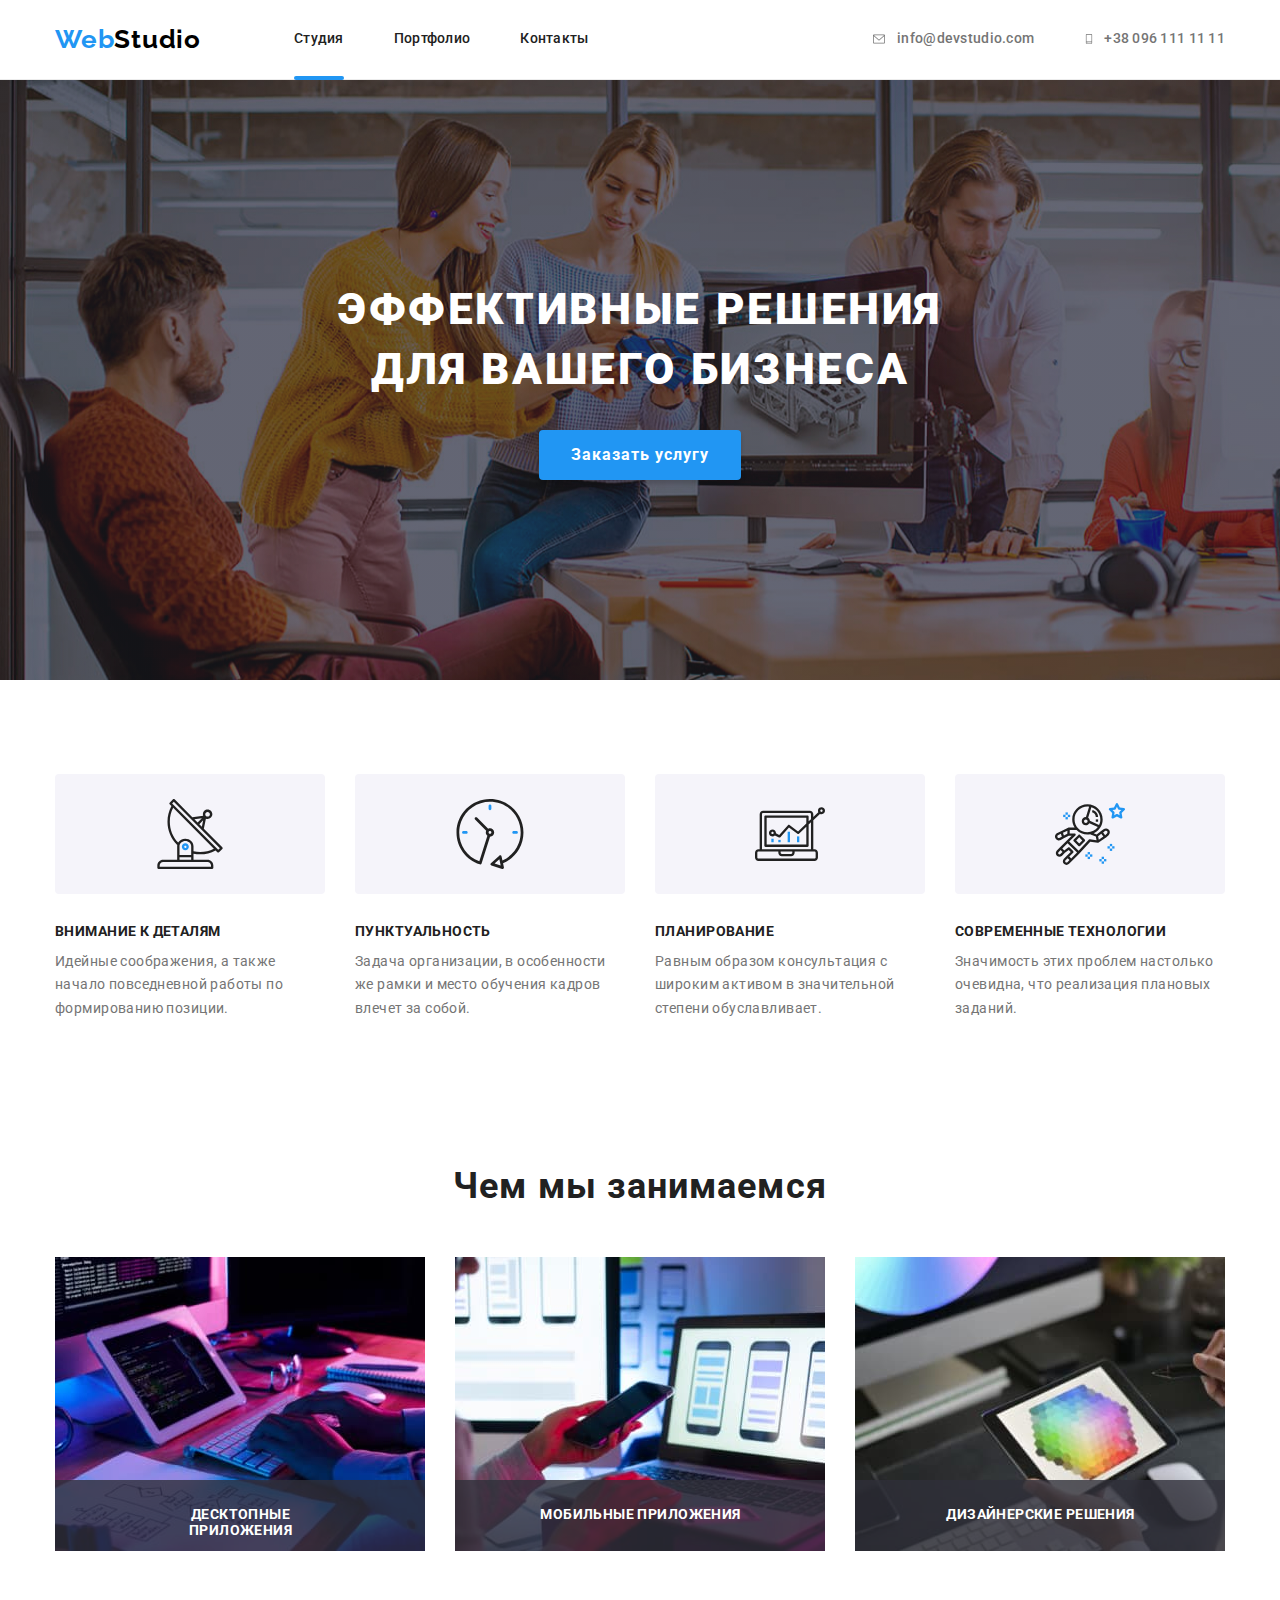
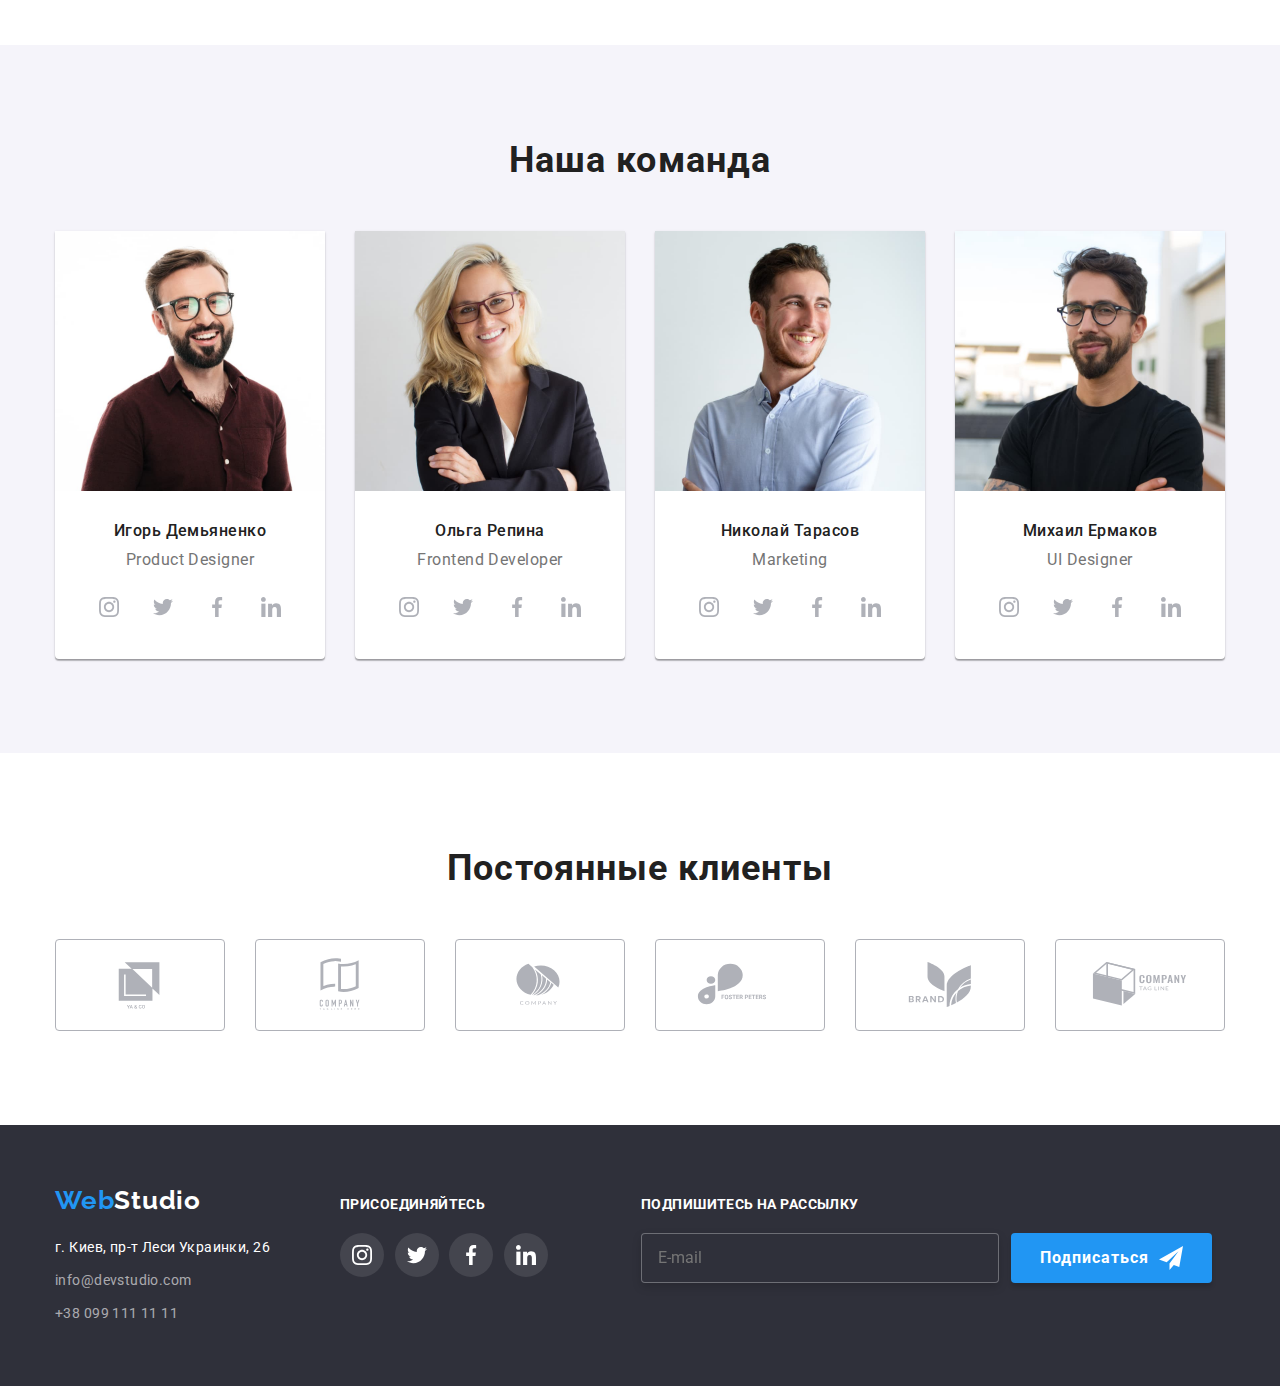
<file: index.html>
<!DOCTYPE html>
<html lang="ru">
<head>
    <meta charset="UTF-8">
    <meta http-equiv="X-UA-Compatible" content="IE=edge">
    <meta name="viewport" content="width=device-width, initial-scale=1.0">
    <title lang="en">WebStudio</title>
    <link rel="preconnect" href="https://fonts.googleapis.com">
    <link rel="preconnect" href="https://fonts.gstatic.com" crossorigin>
    <link href="https://fonts.googleapis.com/css2?family=Raleway:wght@700&family=Roboto:wght@400;500;700;900&display=swap"
        rel="stylesheet">
    <link rel="stylesheet" href="https://cdn.jsdelivr.net/npm/modern-normalize@1.1.0/modern-normalize.min.css">
    <link rel="stylesheet" href="./css/main.min.css"> <!-- Новый CSS -->
</head>
<body>
    <!-- Topline -->
    <header class="page-header">
        <div class="container page-header-container">
        <nav class="page-nav-header">
        <a class="logo link" href="">Web<span class="logo-color-b">Studio</span></a>
        <ul class="menu list">
            <li class="menu-item">
                <a class="menu-link current link" href="./index.html">Студия</a>
            </li>
            <li class="menu-item">
                <a class="menu-link link" href="./portfolio.html">Портфолио</a>
            </li>
            <li class="menu-item">
                <a class="menu-link link" href="#footer">Контакты</a>
            </li>
        </ul>
        </nav>
        <ul class="menu-contact list">
            <li class="menu-contact-item">    
        <a class="contact-mail link" href="mailto:info@devstudio.com">
            <svg class="email-icon" width="16" height="12">
                <use href="./img/icons/sprite.svg#icon-envelope"></use>
            </svg>
            info@devstudio.com</a>
            </li>
            <li class="menu-contact-item">    
        <a class="contact-phone link" href="tel:+380961111111">
            <svg class="phone-icon" width="10" height="16">
                <use href="./img/icons/sprite.svg#icon-smartphone"></use>
            </svg>
            +38 096 111 11 11</a>
            </li>
        </ul>
        </div>
    </header>
    <!-- /TopLine -->
    <main class="main-page">
        <!-- Hero -->
        <section class="hero">
            <div class="container">
            <h1 class="hero-title">Эффективные решения для вашего бизнеса</h1>
            <button class="modal-button" type="button" data-modal-open>Заказать услугу</button>
            </div>
        </section>
        <!-- /Hero -->
        <!-- Advantage -->
        <section class="advantage">
            <div class="container">
            <h2 hidden>Advantage</h2>
            <ul class="advantage-list">
                    <li class="advantage-item list">
                        <div class="advantage-container-icon">
                        <svg class="advantage-icon" width="70" height="70">
                            <use href="./img/icons/sprite.svg#icon-antenna"></use>
                        </svg>
                        </div>
                        <div class="advanrage-item-label">
                        <h3 class="advantage-title">Внимание к деталям</h3>
                        <p class="advantage-text">
                            Идейные соображения, а также начало повседневной работы по формированию позиции.
                        </p>
                        </div>
                    </li>
                    <li class="advantage-item list">
                        <div class="advantage-container-icon">
                        <svg class="advantage-icon" width="70" height="70">
                            <use href="./img/icons/sprite.svg#icon-clock"></use>
                        </svg>
                        </div>
                        <h3 class="advantage-title">Пунктуальность</h3>
                        <p class="advantage-text">
                            Задача организации, в особенности же рамки и место обучения кадров влечет за собой.
                        </p>
                    </li>
                    <li class="advantage-item list">
                        <div class="advantage-container-icon">
                        <svg class="advantage-icon" width="70" height="70">
                            <use href="./img/icons/sprite.svg#icon-diagram"></use>
                        </svg>
                        </div>
                        <h3 class="advantage-title">Планирование</h3>
                        <p class="advantage-text">
                            Равным образом консультация с широким активом в значительной степени обуславливает.
                        </p>
                    </li>
                    <li class="advantage-item list">
                        <div class="advantage-container-icon">
                        <svg class="advantage-icon" width="70" height="70">
                            <use href="./img/icons/sprite.svg#icon-astronaut"></use>
                        </svg>
                        </div>
                        <h3 class="advantage-title">Современные технологии</h3>
                        <p class="advantage-text">
                            Значимость этих проблем настолько очевидна, что реализация плановых заданий.
                        </p>
                    </li>
            </ul>
            </div>
        </section>
        <!-- /Advantage -->
        <!-- Occupation -->
        <section class="occupation">
            <div class="container">
            <h2 class="occupation-title">Чем мы занимаемся</h2>
            <ul class="occupation-list">
                <li class="occupation-item list">
                    <img class="occupation-img"
                    src="./img/occupation/photo-1.jpg" 
                    alt="фото гаджетов"
                    width="370"
                    height="294"
                    />
                    <p class="occupation-description">Десктопные приложения</p>
                </li>
                <li class="occupation-item list">
                    <img class="occupation-img"
                    src="./img/occupation/photo-2.jpg" 
                    alt="фото гаджетов"
                    width="370"
                    height="294"
                    />
                    <p class="occupation-description">Мобильные приложения</p>
                </li>
                <li class="occupation-item list">
                    <img class="occupation-img"
                    src="./img/occupation/photo-3.jpg" 
                    alt="фото гаджетов"
                    width="370"
                    height="294"
                    />
                    <p class="occupation-description">Дизайнерские решения</p>
                </li>
            </ul>
            </div>
        </section>
        <!-- /Occupation -->
        <!-- Team -->
        <section class="team">
            <div class="container">
            <h2 class="team-title">Наша команда</h2>
            <ul class="team-list">
                <li class="team-item list">
                    <img class="team-img"
                    src="./img/employees/photo-igor.jpg" 
                    alt="фото сотрудника" 
                    width="270" 
                    height="260"
                    />
                    <div class="team-card-name">
                    <h3 class="team-name">Игорь Демьяненко</h3>
                    <p lang="en" class="team-speciality">Product Designer</p>
                    <ul class="social-list list">
                        <li class="social-list-item">
                            <a href="" class="social-list-link">
                                <svg class="social-list-icon" width="20" height="20">
                                    <use href="./img/icons/sprite.svg#icon-instagram"></use>
                                </svg>
                            </a>
                        </li>
                        <li class="social-list-item">
                            <a href="" class="social-list-link">
                                <svg class="social-list-icon" width="20" height="20">
                                    <use href="./img/icons/sprite.svg#icon-twitter"></use>
                                </svg>
                            </a>
                        </li>
                        <li class="social-list-item">
                            <a href="" class="social-list-link">
                                <svg class="social-list-icon" width="20" height="20">
                                    <use href="./img/icons/sprite.svg#icon-facebook"></use>
                                </svg>
                            </a>
                        </li>
                        <li class="social-list-item">
                            <a href="" class="social-list-link">
                                <svg class="social-list-icon" width="20" height="20">
                                    <use href="./img/icons/sprite.svg#icon-linkedin"></use>
                                </svg>
                            </a>
                        </li>
                    </ul>                    
                    </div>
                </li>
                <li class="team-item list">
                    <img class="team-img"
                    src="./img/employees/photo-olga.jpg" 
                    alt="фото сотрудника" 
                    width="270" 
                    height="260" 
                    />
                    <div class="team-card-name">
                    <h3 class="team-name">Ольга Репина</h3>
                    <p lang="en" class="team-speciality">Frontend Developer</p>
                    <ul class="social-list list">
                        <li class="social-list-item">
                            <a href="" class="social-list-link">
                                <svg class="social-list-icon" width="20" height="20">
                                    <use href="./img/icons/sprite.svg#icon-instagram"></use>
                                </svg>
                            </a>
                        </li>
                        <li class="social-list-item">
                            <a href="" class="social-list-link">
                                <svg class="social-list-icon" width="20" height="20">
                                    <use href="./img/icons/sprite.svg#icon-twitter"></use>
                                </svg>
                            </a>
                        </li>
                        <li class="social-list-item">
                            <a href="" class="social-list-link">
                                <svg class="social-list-icon" width="20" height="20">
                                    <use href="./img/icons/sprite.svg#icon-facebook"></use>
                                </svg>
                            </a>
                        </li>
                        <li class="social-list-item">
                            <a href="" class="social-list-link">
                                <svg class="social-list-icon" width="20" height="20">
                                    <use href="./img/icons/sprite.svg#icon-linkedin"></use>
                                </svg>
                            </a>
                        </li>
                    </ul>
                    </div>
                </li>
                <li class="team-item list">
                    <img class="team-img"
                    src="./img/employees/photo-nikolay.jpg" 
                    alt="фото сотрудника" 
                    width="270" 
                    height="260" 
                    />
                    <div class="team-card-name">
                    <h3 class="team-name">Николай Тарасов</h3>
                    <p lang="en" class="team-speciality">Marketing</p>
                    <ul class="social-list list">
                        <li class="social-list-item">
                            <a href="" class="social-list-link">
                                <svg class="social-list-icon" width="20" height="20">
                                    <use href="./img/icons/sprite.svg#icon-instagram"></use>
                                </svg>
                            </a>
                        </li>
                        <li class="social-list-item">
                            <a href="" class="social-list-link">
                                <svg class="social-list-icon" width="20" height="20">
                                    <use href="./img/icons/sprite.svg#icon-twitter"></use>
                                </svg>
                            </a>
                        </li>
                        <li class="social-list-item">
                            <a href="" class="social-list-link">
                                <svg class="social-list-icon" width="20" height="20">
                                    <use href="./img/icons/sprite.svg#icon-facebook"></use>
                                </svg>
                            </a>
                        </li>
                        <li class="social-list-item">
                            <a href="" class="social-list-link">
                                <svg class="social-list-icon" width="20" height="20">
                                    <use href="./img/icons/sprite.svg#icon-linkedin"></use>
                                </svg>
                            </a>
                        </li>
                    </ul>
                    </div>
                </li>
                <li class="team-item list">
                    <img class="team-img"
                    src="./img/employees/photo-mikhail.jpg" 
                    alt="фото сотрудника" 
                    width="270" 
                    height="260" 
                    />
                    <div class="team-card-name">
                    <h3 class="team-name">Михаил Ермаков</h3>
                    <p lang="en" class="team-speciality">UI Designer</p>
                    <ul class="social-list list">
                        <li class="social-list-item">
                            <a href="" class="social-list-link">
                                <svg class="social-list-icon" width="20" height="20">
                                    <use href="./img/icons/sprite.svg#icon-instagram"></use>
                                </svg>
                            </a>
                        </li>
                        <li class="social-list-item">
                            <a href="" class="social-list-link">
                                <svg class="social-list-icon" width="20" height="20">
                                    <use href="./img/icons/sprite.svg#icon-twitter"></use>
                                </svg>
                            </a>
                        </li>
                        <li class="social-list-item">
                            <a href="" class="social-list-link">
                                <svg class="social-list-icon" width="20" height="20">
                                    <use href="./img/icons/sprite.svg#icon-facebook"></use>
                                </svg>
                            </a>
                        </li>
                        <li class="social-list-item">
                            <a href="" class="social-list-link">
                                <svg class="social-list-icon" width="20" height="20">
                                    <use href="./img/icons/sprite.svg#icon-linkedin"></use>
                                </svg>
                            </a>
                        </li>
                    </ul>
                    </div>
                </li>
            </ul>
            </div>
        </section>
        <!-- /Team -->
    </main> 
    <!-- Clients -->
    <section class="client">
        <div class="container">
            <h2 class="client-title">Постоянные клиенты</h2>
            <ul class="client-list list">
                <li class="client-list-item">
                    <a href="" class="client-list-link">
                        <svg class="client-list-icon" width="106" height="60">
                            <use href="./img/icons/sprite.svg#icon-client-1"></use>
                        </svg>
                    </a>
                </li>
                <li class="client-list-item">
                    <a href="" class="client-list-link">
                        <svg class="client-list-icon" width="106" height="60">
                            <use href="./img/icons/sprite.svg#icon-client-2"></use>
                        </svg>
                    </a>
                </li>
                <li class="client-list-item">
                    <a href="" class="client-list-link">
                        <svg class="client-list-icon" width="106" height="60">
                            <use href="./img/icons/sprite.svg#icon-client-3"></use>
                        </svg>
                    </a>
                </li>
                <li class="client-list-item">
                    <a href="" class="client-list-link">
                        <svg class="client-list-icon" width="106" height="60">
                            <use href="./img/icons/sprite.svg#icon-client-4"></use>
                        </svg>
                    </a>
                </li>
                <li class="client-list-item">
                    <a href="" class="client-list-link">
                        <svg class="client-list-icon" width="106" height="60">
                            <use href="./img/icons/sprite.svg#icon-client-5"></use>
                        </svg>
                    </a>
                </li>
                <li class="client-list-item">
                    <a href="" class="client-list-link">
                        <svg class="client-list-icon" width="106" height="60">
                            <use href="./img/icons/sprite.svg#icon-client-6"></use>
                        </svg>
                    </a>
                </li>
            </ul>
        </div>
    </section>
    <!-- /Clients -->
    <!-- Basement -->
    <footer class="basement" id="footer">
        <div class="container basement__main">
        <div class="basement__container">
        <a class="basement__logo link" href="index.html">Web<span class="logo-color-w">Studio</span></a>
        <address class="adress__link">
            <ul class="basement__list">
                <li class="basement__item list">
                    <a class="basement__adress link" 
                    href="https://goo.gl/maps/5LEuU3C4eVdGZg488" 
                    target="_blank" 
                    rel="noopener noreferrer">г. Киев, пр-т Леси Украинки, 26</a
                    >
                </li>
                <li class="basement__item list">
                    <a class="basement__contact-mail link" href="mailto:info@devstudio.com">info@devstudio.com</a>
                </li>
                <li class="basement__item list">
                    <a class="basement__contact-phone link" href="tel:+380991111111">+38 099 111 11 11</a>
                </li>
            </ul>
        </address>
        </div>
        <div class="basement-social">
            <p class="basement-invitation">ПРИСОЕДИНЯЙТЕСЬ</p>
            <ul class="basement-social-list list">
                <li class="basement-social-item">
                    <a href="" class="basement-social-link">
                        <svg class="basement-social-icon" width="20" height="20">
                            <use href="./img/icons/sprite.svg#icon-instagram"></use>
                        </svg>
                    </a>
                </li>
                <li class="basement-social-item">
                    <a href="" class="basement-social-link">
                        <svg class="basement-social-icon" width="20" height="20">
                            <use href="./img/icons/sprite.svg#icon-twitter"></use>
                        </svg>
                    </a>
                </li>
                <li class="basement-social-item">
                    <a href="" class="basement-social-link">
                        <svg class="basement-social-icon" width="20" height="20">
                            <use href="./img/icons/sprite.svg#icon-facebook"></use>
                        </svg>
                    </a>
                </li>
                <li class="basement-social-item">
                    <a href="" class="basement-social-link">
                        <svg class="basement-social-icon" width="20" height="20">
                            <use href="./img/icons/sprite.svg#icon-linkedin"></use>
                        </svg>
                    </a>
                </li>
            </ul>
        </div>
        <form class="basement__form">
            <p class="basement__form-message">Подпишитесь на рассылку</p>
            <div class="basement__form-container">
            <input 
            type="email" 
            name="user_email"
            class="basement-form-input" 
            placeholder="E-mail"
            required
            />
            <button type="submit" class="basement__form-button">Подписаться
                <svg class="basement-form-button-icon" width="24" height="24"> 
                    <use href="./img/icons/sprite.svg#icon-send"></use>
                </svg>
            </button>
            </div>
        </form>
        </div>
    </footer>
    <!-- /Basement -->
    <!-- Modal window -->
    <div class="backdrop is-hidden" data-modal>
        <div class="modal">
            <button type="button" class="modal-close-button" data-modal-close>
                <svg class="modal-close-button-icon" width="18" height="18">
                    <use href="./img/icons/sprite.svg#icon-close-modal"></use>
                </svg>
            </button>
            <!-- Modal form -->
            <form class="modal-form">
                <p class="message-form">Оставьте свои данные, мы вам перезвоним</p>
                <label class="modal-form-field">
                    <span class="modal-form-input-descr">Имя</span>
                    <span class="modal-form-input-wrapper">
                    <input 
                    type="text" 
                    name="user_name" 
                    class="modal-form-input" 
                    required 
                    pattern="[a-zA-Zа-яА-Я]+"
                    minlength="2"
                    />
                    <svg class="modal-form-input-icon" width="18" height="18">
                        <use href="./img/icons/sprite.svg#icon-person-form"></use>
                    </svg>
                    </span>
                </label>
                <label class="modal-form-field">
                    <span class="modal-form-input-descr">Телефон</span>
                    <span class="modal-form-input-wrapper">
                    <input 
                    type="tel" 
                    name="user_phone" 
                    class="modal-form-input" 
                    required 
                    pattern="[0-9]{3}-[0-9]{3}-[0-9]{2}-[0-9]{2}"
                    title="XXX-XXX-XX-XX"
                    />
                    <svg class="modal-form-input-icon" width="18" height="18">
                        <use href="./img/icons/sprite.svg#icon-phone-form"></use>
                    </svg>
                    </span>
                </label>
                <label class="modal-form-field">
                    <span class="modal-form-input-descr">Почта</span>
                    <span class="modal-form-input-wrapper">
                    <input 
                    type="email" 
                    name="user_email" 
                    class="modal-form-input" 
                    required
                    />
                    <svg class="modal-form-input-icon" width="18" height="18">
                        <use href="./img/icons/sprite.svg#icon-email-form"></use>
                    </svg>
                    </span>
                </label>
                <label class="modal-form-field">
                    <span class="modal-form-input-descr">Комментарий</span>
                    <textarea 
                    name="user_message" 
                    class="modal-form-message" 
                    placeholder="Введите текст"
                    ></textarea>
                </label>
                <input id="user-policy" type="checkbox" name="user_policy" class="modal-form-check visually-hidden"/>
                <label for="user-policy" class="modal-form-check-descr">Соглашаюсь с рассылкой и принимаю&nbsp;<a class="modal-form-condition" href="">Условия договора</a>
                </label>
                <button type="submit" class="modal-form-submit">Отправить</button>
            </form>
            <!-- /Modal form -->
        </div>
    </div>
    <!-- /Modal window -->
    <!-- Script open-close modal window -->
    <script src="./js/modal.js"></script>
    <!-- /Script open-close modal window -->
</body>
</html>
</file>
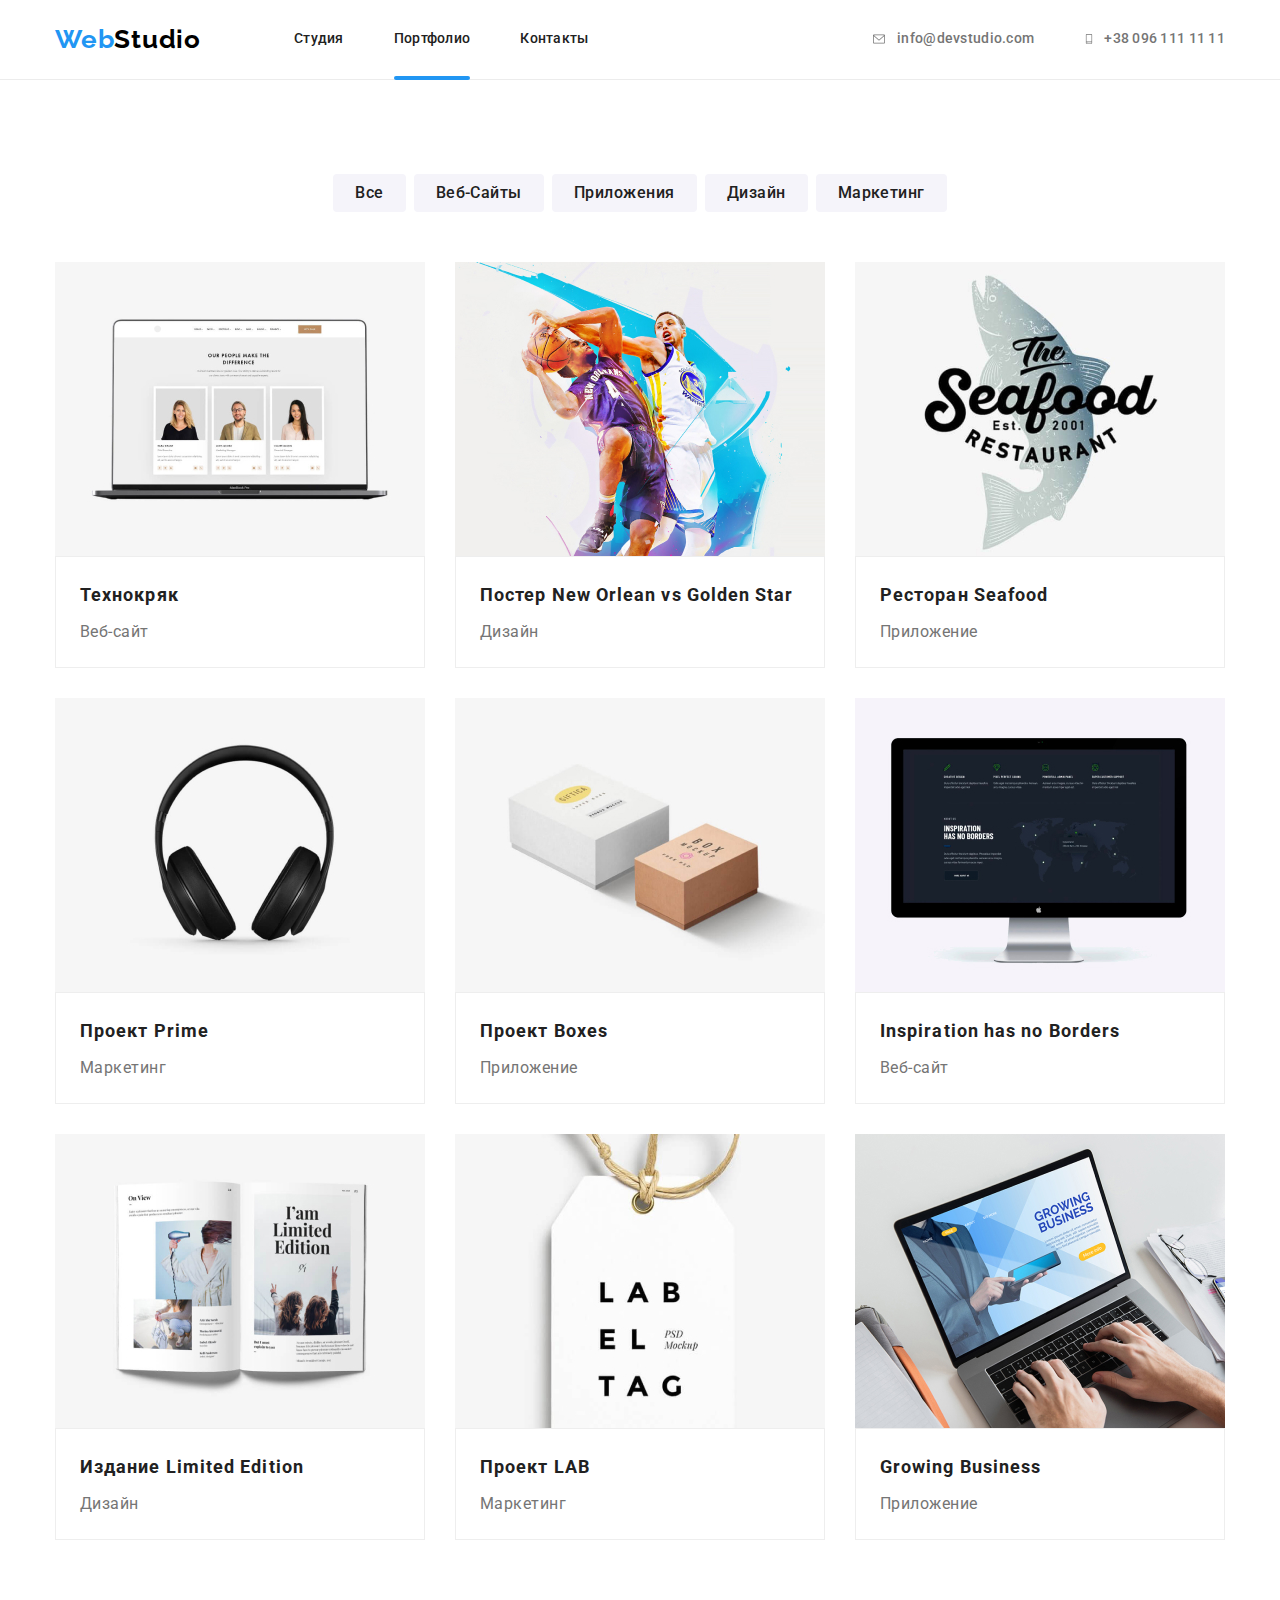
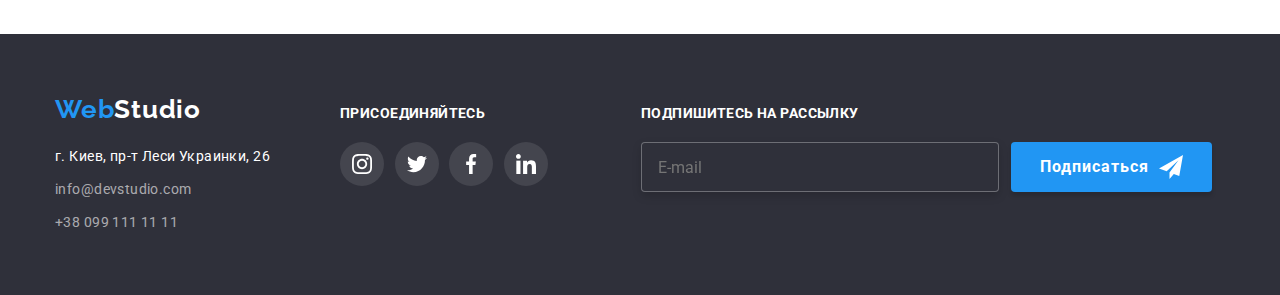
<file: portfolio.html>
<!DOCTYPE html>
<html lang="ru">
<head>
    <meta charset="UTF-8">
    <meta http-equiv="X-UA-Compatible" content="IE=edge">
    <meta name="viewport" content="width=device-width, initial-scale=1.0">
    <title>Portfolio</title>
    <link rel="preconnect" href="https://fonts.googleapis.com">
    <link rel="preconnect" href="https://fonts.gstatic.com" crossorigin>
    <link href="https://fonts.googleapis.com/css2?family=Raleway:wght@700&family=Roboto:wght@400;500;700;900&display=swap"
        rel="stylesheet">
    <link rel="stylesheet" href="https://cdn.jsdelivr.net/npm/modern-normalize@1.1.0/modern-normalize.min.css">
    <link rel="stylesheet" href="./css/main.min.css"> <!-- Новый CSS -->
</head>
<body>
    <!-- TopLine -->
    <header class="page-header">
        <div class="container page-header-container">
            <nav class="page-nav-header">
                <a class="logo link" href="index.html">Web<span class="logo-color-b">Studio</span></a>
                <ul class="menu list">
                    <li class="menu-item">
                        <a class="menu-link link" href="./index.html">Студия</a>
                    </li>
                    <li class="menu-item">
                        <a class="menu-link current link" href="./portfolio.html">Портфолио</a>
                    </li>
                    <li class="menu-item">
                        <a class="menu-link link" href="#footer">Контакты</a>
                    </li>
                </ul>
            </nav>
            <ul class="menu-contact list">
                <li class="menu-contact-item">
                    <a class="contact-mail link" href="mailto:info@devstudio.com">
                        <svg class="email-icon" width="16" height="12">
                            <use href="./img/icons/sprite.svg#icon-envelope"></use>
                        </svg>
                        info@devstudio.com</a>
                </li>
                <li class="menu-contact-item">
                    <a class="contact-phone link" href="tel:+380961111111">
                        <svg class="phone-icon" width="10" height="16">
                            <use href="./img/icons/sprite.svg#icon-smartphone"></use>
                        </svg>
                        +38 096 111 11 11</a>
                </li>
            </ul>
        </div>
    </header>
    <!-- /TopLine -->
        <section class="portfolio">
            <div class="container">
            <h1 hidden>Портфолио</h1>
            <!-- Button filter -->
        <ul class="menu__button list">
            <li class="menu__button-item">
                <button class="modal-button-filter" type="button">Все</button>
            </li>
            <li class="menu__button-item">
                <button class="modal-button-filter" type="button">Веб-Сайты</button>
            </li>
            <li class="menu__button-item">
                <button class="modal-button-filter" type="button">Приложения</button>
            </li>
            <li class="menu__button-item">
                <button class="modal-button-filter" type="button">Дизайн</button>
            </li>
            <li class="menu__button-item">
                <button class="modal-button-filter" type="button">Маркетинг</button>
            </li>
        </ul>
            <!-- /Button filter -->
            <!-- Portfolio list -->
        <ul class="portfolio__list">
            <li class="portfolio__item list">
                <a href="#" class="portfolio__link-wrapper link">
                <div class="portfolio__img-wrapper">
                <img class="portfolio-img" 
                src="./img/portfolio/photo-techno.jpg" 
                alt="изображение портфолио"
                width="370"
                height="294"
                >
                <p class="overlay">Ресурс предлагает комплексные предложения с разным уровнем функционала и сервисов. Все это позволит посетителю получить
                исчерпывающие сведения о компании или частном лице.</p>
                </div>
                <div class="portfolio-proect-name">
                <h2 class="portfolio-proect">Технокряк</h2>
                <p class="portfolio-proect-item">Веб-сайт</p>
                </div>
                </a>
            </li>
            <li class="portfolio__item list">
                <a href="#" class="portfolio__link-wrapper link">
                    <div class="portfolio__img-wrapper">
                <img class="portfolio-img" 
                src="./img/portfolio/photo-orlean.jpg" 
                alt="изображение портфолио"
                width="370"
                height="294"
                >
                <p class="overlay">Ресурс предлагает комплексные предложения с разным уровнем функционала и сервисов. Все это позволит посетителю получить 
                исчерпывающие сведения о компании или частном лице.</p>
                </div>
                <div class="portfolio-proect-name">
                <h2 class="portfolio-proect">Постер <span lang="en">New Orlean vs Golden Star</span>
                </h2>
                <p class="portfolio-proect-item">Дизайн</p>
                </div>
                </a>
            </li>
            <li class="portfolio__item list">
                <a href="#" class="portfolio__link-wrapper link">
                    <div class="portfolio__img-wrapper">
                <img class="portfolio-img" 
                src="./img/portfolio/photo-seafood.jpg" 
                alt="изображение портфолио"
                width="370"
                height="294"
                >
                <p class="overlay">Ресурс предлагает комплексные предложения с разным уровнем функционала и сервисов. Все это позволит посетителю получить 
                исчерпывающие сведения о компании или частном лице.</p>
                </div>
                <div class="portfolio-proect-name">
                <h2 class="portfolio-proect">Ресторан <span lang="en">Seafood</span>
                </h2>
                <p class="portfolio-proect-item">Приложение</p>
                </div>
                </a>
            </li>
            <li class="portfolio__item list">
                <a href="#" class="portfolio__link-wrapper link">
                    <div class="portfolio__img-wrapper">
                <img class="portfolio-img" 
                src="./img/portfolio/photo-prime.jpg" 
                alt="изображение портфолио"
                width="370"
                height="294"
                >
                <p class="overlay">Ресурс предлагает комплексные предложения с разным уровнем функционала и сервисов. Все это позволит посетителю получить 
                исчерпывающие сведения о компании или частном лице.</p>
                </div>
                <div class="portfolio-proect-name">
                <h2 class="portfolio-proect">Проект <span lang="en">Prime</span>
                </h2>
                <p class="portfolio-proect-item">Маркетинг</p>
                </div>
                </a>
            </li>
            <li class="portfolio__item list">
                <a href="#" class="portfolio__link-wrapper link">
                    <div class="portfolio__img-wrapper">
                <img class="portfolio-img" 
                src="./img/portfolio/photo-boxes.jpg" 
                alt="изображение портфолио"
                width="370"
                height="294"
                >
                <p class="overlay">Ресурс предлагает комплексные предложения с разным уровнем функционала и сервисов. Все это позволит посетителю получить 
                исчерпывающие сведения о компании или частном лице.</p>
                </div>
                <div class="portfolio-proect-name">
                <h2 class="portfolio-proect">Проект <span lang="en">Boxes</span>
                </h2>
                <p class="portfolio-proect-item">Приложение</p>
                </div>
                </a>
            </li>
            <li class="portfolio__item list">
                <a href="#" class="portfolio__link-wrapper link">
                    <div class="portfolio__img-wrapper">
                <img class="portfolio-img" 
                src="./img/portfolio/photo-inspiration.jpg" 
                alt="изображение портфолио"
                width="370"
                height="294"
                >
                <p class="overlay">Ресурс предлагает комплексные предложения с разным уровнем функционала и сервисов. Все это позволит посетителю получить 
                исчерпывающие сведения о компании или частном лице.</p>
                </div>
                <div class="portfolio-proect-name">
                <h2 class="portfolio-proect" lang="en">Inspiration has no Borders</h2>
                <p class="portfolio-proect-item">Веб-сайт</p>
                </div>
                </a>
            </li>
            <li class="portfolio__item list">
                <a href="#" class="portfolio__link-wrapper link">
                    <div class="portfolio__img-wrapper">
                <img class="portfolio-img" 
                src="./img/portfolio/photo-limited.jpg" 
                alt="изображение портфолио"
                width="370"
                height="294"
                >
                <p class="overlay">Ресурс предлагает комплексные предложения с разным уровнем функционала и сервисов. Все это позволит посетителю получить 
                исчерпывающие сведения о компании или частном лице.</p>
                </div>
                <div class="portfolio-proect-name">
                <h2 class="portfolio-proect">Издание <span lang="en">Limited Edition</span>
                </h2>
                <p class="portfolio-proect-item">Дизайн</p>
                </div>
                </a>
            </li>
            <li class="portfolio__item list">
                <a href="#" class="portfolio__link-wrapper link">
                    <div class="portfolio__img-wrapper">
                <img class="portfolio-img" 
                src="./img/portfolio/photo-lab.jpg" 
                alt="изображение портфолио"
                width="370"
                height="294"
                >
                <p class="overlay">Ресурс предлагает комплексные предложения с разным уровнем функционала и сервисов. Все это позволит посетителю получить 
                исчерпывающие сведения о компании или частном лице.</p>
                </div>
                <div class="portfolio-proect-name">
                <h2 class="portfolio-proect">Проект <span lang="en">LAB</span>
                </h2>
                <p class="portfolio-proect-item">Маркетинг</p>
                </div>
                </a>
            </li>
            <li class="portfolio__item list">
                <a href="#" class="portfolio__link-wrapper link">
                    <div class="portfolio__img-wrapper">
                <img class="portfolio-img" 
                src="./img/portfolio/photo-growing.jpg" 
                alt="изображение портфолио"
                width="370"
                height="294"
                >
                <p class="overlay">Ресурс предлагает комплексные предложения с разным уровнем функционала и сервисов. Все это позволит посетителю получить 
                исчерпывающие сведения о компании или частном лице.</p>
                </div>
                <div class="portfolio-proect-name">
                <h2 class="portfolio-proect" lang="en">Growing Business</h2>
                <p class="portfolio-proect-item">Приложение</p>
                </div>
                </a>
            </li>
        </ul>
            </div>
        </section>
        <!-- /Portfolio list -->
    <!-- Basement -->
    <footer class="basement" id="footer">
        <div class="container basement__main">
            <div class="basement__container">
                <a class="basement__logo link" href="index.html">Web<span class="logo-color-w">Studio</span></a>
                <address class="adress__link">
                    <ul class="basement__list">
                        <li class="basement__item list">
                            <a class="basement__adress link" href="https://goo.gl/maps/5LEuU3C4eVdGZg488" target="_blank"
                                rel="noopener noreferrer">г. Киев, пр-т Леси Украинки, 26</a>
                        </li>
                        <li class="basement__item list">
                            <a class="basement__contact-mail link" href="mailto:info@devstudio.com">info@devstudio.com</a>
                        </li>
                        <li class="basement__item list">
                            <a class="basement__contact-phone link" href="tel:+380991111111">+38 099 111 11 11</a>
                        </li>
                    </ul>
                </address>
            </div>
            <div class="basement-social">
                <p class="basement-invitation">ПРИСОЕДИНЯЙТЕСЬ</p>
                <ul class="basement-social-list list">
                    <li class="basement-social-item">
                        <a href="" class="basement-social-link">
                            <svg class="basement-social-icon" width="20" height="20">
                                <use href="./img/icons/sprite.svg#icon-instagram"></use>
                            </svg>
                        </a>
                    </li>
                    <li class="basement-social-item">
                        <a href="" class="basement-social-link">
                            <svg class="basement-social-icon" width="20" height="20">
                                <use href="./img/icons/sprite.svg#icon-twitter"></use>
                            </svg>
                        </a>
                    </li>
                    <li class="basement-social-item">
                        <a href="" class="basement-social-link">
                            <svg class="basement-social-icon" width="20" height="20">
                                <use href="./img/icons/sprite.svg#icon-facebook"></use>
                            </svg>
                        </a>
                    </li>
                    <li class="basement-social-item">
                        <a href="" class="basement-social-link">
                            <svg class="basement-social-icon" width="20" height="20">
                                <use href="./img/icons/sprite.svg#icon-linkedin"></use>
                            </svg>
                        </a>
                    </li>
                </ul>
            </div>
            <form class="basement__form">
                <p class="basement__form-message">Подпишитесь на рассылку</p>
                <div class="basement__form-container">
                    <input type="email" name="user_email" class="basement-form-input" placeholder="E-mail" required />
                    <button type="submit" class="basement__form-button">Подписаться
                        <svg class="basement-form-button-icon" width="24" height="24">
                            <use href="./img/icons/sprite.svg#icon-send"></use>
                        </svg>
                    </button>
                </div>
            </form>
        </div>
    </footer>
    <!-- /Basement -->
</body>
</html>
</file>
<file: css/main.min.css>
html {
  scroll-behavior: smooth;
}
body {
  font-family: var(--primary-font);
}
h1,
h2,
h3,
h4,
p {
  margin-top: 0;
  margin-bottom: 0;
}
ul {
  margin-top: 0;
  margin-bottom: 0;
  padding-left: 0;
}
img {
  display: block;
}
button {
  cursor: pointer;
}
address {
  font-style: normal;
}
.list {
  list-style: none;
  margin: 0;
  padding-left: 0;
}
.link {
  text-decoration: none;
}
:root {
  --primary-font: "Roboto", sans-serif;
  --secondary-font: "Raleway", sans-serif;
  --accent-color: #2196f3;
  --transition-duration-and-func: 250ms cubic-bezier(0.4, 0, 0.2, 1);
}
.container {
  width: 1200px;
  margin-right: auto;
  margin-left: auto;
  padding-right: 15px;
  padding-left: 15px;
}
.visually-hidden {
  position: absolute;
  overflow: hidden;
  clip: rect(0 0 0 0);
}
.page-header {
  padding-top: 24px;
  padding-bottom: 24px;
  border-bottom: 1px solid #ececec;
}
.page-header-container {
  display: flex;
  align-items: center;
}
.page-nav-header {
  display: flex;
  align-items: center;
}
.menu-link {
  position: relative;
  display: block;
  font-weight: 500;
  font-size: 14px;
  line-height: 1.14;
  letter-spacing: 0.02em;
  color: var(--accent-color);
  transition: color var(--transition-duration-and-func);
}
.current::after {
  position: absolute;
  content: "";
  left: 0;
  bottom: 0;
  border-radius: 2px;
  width: 100%;
  height: 4px;
  background-color: var(--accent-color);
  border-radius: 2px;
  transition: background-color var(--transition-duration-and-func);
  bottom: -33px;
}
.current {
  color: #212121;
}
.menu-link.current:hover:after {
  background-color: var(--accent-color);
}
.email-icon {
  margin-right: 10px;
  fill: #757575;
  transition: fill var(--transition-duration-and-func);
}
.email-icon:hover {
  fill: var(--accent-color);
}
.phone-icon {
  margin-right: 10px;
  fill: #757575;
  transition: fill var(--transition-duration-and-func);
}
.logo {
  font-weight: 700;
  font-size: 26px;
  line-height: 1.19;
  letter-spacing: 0.03em;
  color: var(--accent-color);
  margin-right: 93px;
  font-family: var(--secondary-font);
}
.logo-color-b {
  color: #000;
}
.logo-color-w {
  color: #fff;
}
.menu,
.menu-contact {
  display: flex;
  align-items: center;
}
.menu-item:not(:last-child) {
  margin-right: 50px;
}
.menu-contact {
  display: flex;
  margin-left: auto;
}
.menu-contact-item:not(:last-child) {
  margin-right: 50px;
}
.menu-link {
  font-size: 14px;
  line-height: 1.14;
  letter-spacing: 0.02em;
  color: #212121;
  font-weight: 500;
}
.menu-link:hover,
.menu-link:focus {
  color: var(--accent-color);
}
.contact-mail {
  display: flex;
  align-items: center;
  font-size: 14px;
  line-height: 1.14;
  letter-spacing: 0.02em;
  color: #757575;
  font-weight: 500;
  transition: color var(--transition-duration-and-func);
}
.contact-mail:hover,
.contact-mail:focus {
  color: var(--accent-color);
}
.contact-mail:hover .email-icon,
.contact-mail:focus .email-icon {
  fill: var(--accent-color);
}
.contact-phone {
  display: flex;
  align-items: center;
  font-size: 14px;
  line-height: 1.14;
  letter-spacing: 0.02em;
  color: #757575;
  font-weight: 500;
  transition: color var(--transition-duration-and-func);
}
.contact-phone:hover,
.contact-phone:focus {
  color: var(--accent-color);
}
.contact-phone:hover .phone-icon,
.contact-phone:focus .phone-icon {
  fill: var(--accent-color);
}
.menu-contact-item:hover .email-icon,
.menu-contact-item:focus .email-icon {
  fill: var(--accent-color);
}
.menu-contact-item:hover .phone-icon,
.menu-contact-item:focus .phone-icon {
  fill: var(--accent-color);
}
.hero {
  max-width: 1600px;
  padding-top: 200px;
  padding-bottom: 200px;
  margin-right: auto;
  margin-left: auto;
  text-align: center;
  background-image: linear-gradient(
      rgba(47, 48, 58, 0.4),
      rgba(47, 48, 58, 0.4)
    ),
    url("../img/hero/hero-bg.jpg");
  background-size: cover;
  background-color: #c4c4c4;
}
.hero-title {
  width: 696px;
  font-weight: 900;
  font-size: 44px;
  line-height: 1.36;
  letter-spacing: 0.06em;
  text-transform: uppercase;
  color: #fff;
  margin-bottom: 30px;
  margin-right: auto;
  margin-left: auto;
}
.modal-button {
  font-size: 16px;
  font-family: inherit;
  line-height: 1.88;
  letter-spacing: 0.06em;
  color: #fff;
  background: var(--accent-color);
  box-shadow: 0px 4px 4px rgba(0, 0, 0, 0.15);
  border-radius: 4px;
  border: none;
  display: inline-block;
  height: 50px;
  padding: 10px 32px;
  font-weight: 700;
  transition: color var(--transition-duration-and-func),
    background-color var(--transition-duration-and-func);
}
.modal-button:hover,
.modal-button:focus {
  color: var(--accent-color);
  background: #fff;
}
.advantage {
  padding-top: 94px;
  padding-bottom: 94px;
}
.advantage-list {
  display: flex;
  gap: 30px;
}
.advantage-item {
  width: 270px;
}
.advantage-container-icon {
  display: flex;
  justify-content: center;
  align-items: center;
  height: 120px;
  margin-bottom: 30px;
  background: #f5f4fa;
  border-radius: 4px;
}
.advantage-title {
  font-size: 14px;
  line-height: 1.14;
  letter-spacing: 0.03em;
  text-transform: uppercase;
  margin-bottom: 10px;
  color: #212121;
  font-weight: 700;
}
.advantage-text {
  line-height: 1.71;
  letter-spacing: 0.03em;
  height: 75px;
  color: #757575;
  font-size: 14px;
}
.occupation {
  padding-top: 46px;
  padding-bottom: 94px;
}
.occupation-title {
  font-size: 36px;
  line-height: 1.17;
  text-align: center;
  letter-spacing: 0.03em;
  margin-bottom: 50px;
  color: #212121;
  font-weight: 700;
}
.occupation-list {
  display: flex;
  flex-wrap: wrap;
  gap: 30px;
}
.occupation-item {
  flex-basis: calc((100% - 60px) / 3);
  position: relative;
}
.occupation-description {
  font-weight: 700;
  font-size: 14px;
  line-height: 1.14;
  text-align: center;
  letter-spacing: 0.03em;
  text-transform: uppercase;
  color: #fff;
  background-color: rgba(47, 48, 58, 0.8);
  padding: 27px 82px 27px 83px;
  position: absolute;
  left: 0;
  bottom: 0;
  width: 100%;
  height: 24%;
}
.team {
  padding-top: 94px;
  padding-bottom: 94px;
  background: #f5f4fa;
  margin-right: auto;
  margin-left: auto;
}
.team-title {
  font-size: 36px;
  line-height: 1.17;
  text-align: center;
  letter-spacing: 0.03em;
  color: #212121;
  margin-bottom: 50px;
  font-weight: 700;
}
.team-list {
  display: flex;
  flex-wrap: wrap;
  gap: 30px;
}
.team-item {
  flex-basis: calc((100% - 90px) / 4);
  box-shadow: 0px 1px 3px rgba(0, 0, 0, 0.12), 0px 1px 1px rgba(0, 0, 0, 0.14),
    0px 2px 1px rgba(0, 0, 0, 0.2);
  border-radius: 0px 0px 4px 4px;
  background-color: #fff;
}
.team-card-name {
  padding-top: 30px;
  padding-bottom: 30px;
}
.team-name {
  font-size: 16px;
  line-height: 1.19;
  text-align: center;
  letter-spacing: 0.03em;
  color: #212121;
  margin-bottom: 10px;
  font-weight: 500;
}
.team-speciality {
  text-align: center;
  letter-spacing: 0.03em;
  color: #757575;
  line-height: 1.19;
  margin-bottom: 16px;
}
.social-list {
  display: flex;
  justify-content: center;
  gap: 10px;
}
.social-list-link {
  display: flex;
  justify-content: center;
  align-items: center;
  width: 44px;
  height: 44px;
  border-radius: 50%;
  background-color: #fff;
  transition: background-color var(--transition-duration-and-func);
}
.social-list-link:hover,
.social-list-link:focus {
  background-color: var(--accent-color);
}
.social-list-icon {
  fill: #afb1b8;
  transition: fill var(--transition-duration-and-func);
}
.social-list-link:hover .social-list-icon,
.social-list-link:focus .social-list-icon {
  fill: #fff;
}
.client {
  padding-top: 94px;
  padding-bottom: 94px;
}
.client-title {
  font-weight: 700;
  font-size: 36px;
  line-height: 1.17;
  text-align: center;
  letter-spacing: 0.03em;
  color: #212121;
  margin-bottom: 50px;
}
.client-list {
  display: flex;
  justify-content: space-between;
  align-items: center;
}
.client-list-link {
  display: flex;
  justify-content: center;
  align-items: center;
  width: 170px;
  height: 92px;
  border: 1px solid #afb1b8;
  border-radius: 4px;
  transition: border-color var(--transition-duration-and-func);
}
.client-list-link:hover,
.client-list-link:focus .client-list-icon {
  fill: var(--accent-color);
  border-color: var(--accent-color);
}
.client-list-icon {
  fill: #afb1b8;
  transition: fill var(--transition-duration-and-func);
}
.client-list-item:hover .client-list-icon,
.client-list-item:focus .client-list-icon {
  fill: var(--accent-color);
}
.basement {
  margin-right: auto;
  margin-left: auto;
  background: #2f303a;
  padding-top: 60px;
  padding-bottom: 60px;
}
.basement__main {
  display: flex;
  align-items: baseline;
}
.basement__container {
  display: flex;
  flex-direction: column;
  margin-right: 70px;
}
.basement__logo {
  font-weight: 700;
  font-size: 26px;
  line-height: 1.19;
  letter-spacing: 0.03em;
  color: var(--accent-color);
  font-family: var(--secondary-font);
  margin-bottom: 20px;
}
.basement__item:not(:last-child) {
  margin-bottom: 9px;
}
.basement__adress {
  font-size: 14px;
  line-height: 1.71;
  letter-spacing: 0.03em;
  color: #fff;
  font-weight: 400;
  transition: color var(--transition-duration-and-func);
}
.basement__adress:hover,
.basement__adress:focus {
  color: var(--accent-color);
}
.basement__contact-mail {
  font-size: 14px;
  line-height: 1.71;
  letter-spacing: 0.03em;
  color: rgba(255, 255, 255, 0.6);
  font-weight: 400;
  transition: color var(--transition-duration-and-func);
}
.basement__contact-mail:hover,
.basement__contact-mail:focus {
  color: var(--accent-color);
}
.basement__contact-phone {
  font-size: 14px;
  line-height: 1.71;
  letter-spacing: 0.03em;
  color: rgba(255, 255, 255, 0.6);
  font-weight: 400;
  transition: color var(--transition-duration-and-func);
}
.basement__contact-phone:hover,
.basement__contact-phone:focus {
  color: var(--accent-color);
}
.basement-social {
  margin-right: 93px;
}
.basement-invitation {
  font-weight: 700;
  font-size: 14px;
  line-height: 1.14;
  letter-spacing: 0.03em;
  text-transform: uppercase;
  color: #fff;
  margin-bottom: 20px;
}
.basement-social-list {
  display: flex;
  justify-content: space-between;
  width: 208px;
  gap: 10px;
}
.basement-social-link {
  display: flex;
  justify-content: center;
  align-items: center;
  width: 44px;
  height: 44px;
  border-radius: 50%;
  background-color: rgba(255, 255, 255, 0.1);
  transition: background-color var(--transition-duration-and-func);
}
.basement-social-link:hover,
.basement-social-link:focus {
  background-color: var(--accent-color);
}
.basement-social-icon {
  fill: #fff;
}
.basement__form-message {
  font-weight: 700;
  font-size: 14px;
  line-height: 1.14;
  letter-spacing: 0.03em;
  text-transform: uppercase;
  color: #fff;
  margin-bottom: 20px;
}
.basement__form-container {
  display: flex;
}
.basement-form-input {
  width: 358px;
  height: 50px;
  color: #fff;
  border: 1px solid rgba(255, 255, 255, 0.3);
  filter: drop-shadow(0px 4px 4px rgba(0, 0, 0, 0.15));
  border-radius: 4px;
  margin-right: 12px;
  background-color: #2f303a;
  padding-left: 16px;
  transition: border-color var(--transition-duration-and-func);
}
.basement-form-input:focus {
  border-color: var(--accent-color);
  outline: none;
}
.basement__form-button {
  display: flex;
  justify-content: center;
  align-items: center;
  font-size: 16px;
  font-family: inherit;
  line-height: 1.88;
  letter-spacing: 0.06em;
  color: #fff;
  background: var(--accent-color);
  box-shadow: 0px 4px 4px rgba(0, 0, 0, 0.15);
  border-radius: 4px;
  border: none;
  height: 50px;
  font-weight: 700;
  transition: color var(--transition-duration-and-func),
    background-color var(--transition-duration-and-func);
  padding: 10px 29px;
}
.basement__form-button:hover,
.basement__form-button:focus {
  color: var(--accent-color);
  background: #fff;
}
.basement-form-button-icon {
  fill: #fff;
  margin-left: 10px;
  transition: fill var(--transition-duration-and-func);
}
.basement__form-button:hover .basement-form-button-icon,
.basement__form-button:focus .basement-form-button-icon {
  fill: var(--accent-color);
}
.portfolio {
  padding-top: 94px;
  padding-bottom: 94px;
}
.menu__button {
  display: flex;
  justify-content: center;
  margin-bottom: 50px;
}
.menu__button-item:not(:last-child) {
  margin-right: 8px;
}
.menu__button-item:hover,
.modal-button-filter:focus {
  box-shadow: 0px 3px 1px rgba(0, 0, 0, 0.1), 0px 1px 2px rgba(0, 0, 0, 0.08),
    0px 2px 2px rgba(0, 0, 0, 0.12);
  transition: box-shadow var(--transition-duration-and-func);
}
.modal-button-filter {
  font-size: 16px;
  font-family: inherit;
  line-height: 1.62;
  text-align: center;
  letter-spacing: 0.03em;
  color: #212121;
  background: #f5f4fa;
  border-radius: 4px;
  font-weight: 500;
  border: none;
  padding: 6px 22px;
  transition: color var(--transition-duration-and-func);
  transition: background-color var(--transition-duration-and-func);
  transition: box-shadow var(--transition-duration-and-func);
}
.modal-button-filter:hover,
.modal-button-filter:focus {
  color: #fff;
  background: var(--accent-color);
  transition: background-color var(--transition-duration-and-func);
}
.portfolio__list {
  display: flex;
  flex-wrap: wrap;
  gap: 30px;
}
.portfolio__item {
  flex-basis: calc((100% - 60px) / 3);
}
.portfolio__link-wrapper {
  display: block;
}
.portfolio__link-wrapper:hover .overlay,
.portfolio__link-wrapper:focus .overlay {
  transform: translate(0, 0);
}
.portfolio__img-wrapper {
  position: relative;
  overflow: hidden;
}
.overlay {
  position: absolute;
  overflow: auto;
  transform: translate(0, 100%);
  transition: var(--transition-duration-and-func);
  left: 0;
  top: 0;
  width: 100%;
  height: 100%;
  font-size: 18px;
  line-height: 1.56;
  letter-spacing: 0.03em;
  padding: 63px 24px;
  color: #fff;
  background-color: rgba(33, 150, 243, 0.9);
}
.portfolio__item:hover {
  box-shadow: 0px 1px 1px rgba(0, 0, 0, 0.12), 0px 4px 4px rgba(0, 0, 0, 0.06),
    1px 4px 6px rgba(0, 0, 0, 0.16);
  transition: box-shadow var(--transition-duration-and-func);
}
.portfolio-proect {
  font-weight: 700;
  font-size: 18px;
  line-height: 2;
  letter-spacing: 0.06em;
  margin-bottom: 4px;
  color: #212121;
}
.portfolio-proect-item {
  line-height: 1.88;
  letter-spacing: 0.03em;
  color: #757575;
}
.portfolio-proect-name {
  padding-top: 20px;
  padding-bottom: 20px;
  background: #fff;
  border: 1px solid #eee;
  padding-right: 24px;
  padding-left: 24px;
}
.backdrop {
  position: fixed;
  z-index: 100;
  top: 0;
  left: 0;
  width: 100%;
  height: 100%;
  background-color: rgba(0, 0, 0, 0.2);
  transition: opacity var(--transition-duration-and-func),
    visibility var(--transition-duration-and-func);
}
.backdrop.is-hidden {
  opacity: 0;
  visibility: hidden;
  pointer-events: none;
}
.modal {
  position: absolute;
  top: 50%;
  left: 50%;
  transform: translate(-50%, -50%);
  width: 528px;
  height: 581px;
  background-color: #fff;
  padding: 40px;
}
.modal-close-button {
  position: absolute;
  top: 10px;
  right: 10px;
  display: flex;
  justify-content: center;
  align-items: center;
  width: 30px;
  height: 30px;
  border-radius: 50%;
  background-color: rgba(0, 0, 0, 0);
  border: 1px solid rgba(0, 0, 0, 0.1);
  padding: 0;
  transition: color var(--transition-duration-and-func);
}
.modal-close-button:hover,
.modal-close-button:focus {
  border-color: var(--accent-color);
  box-shadow: 0px 2px 1px rgba(0, 0, 0, 0.2);
}
.modal-close-button:hover .modal-close-button-icon,
.modal-close-button:focus .modal-close-button-icon {
  fill: var(--accent-color);
}
.modal-form {
  display: flex;
  flex-direction: column;
}
.message-form {
  font-weight: 700;
  font-size: 20px;
  line-height: 1.15;
  text-align: center;
  letter-spacing: 0.03em;
  margin-bottom: 12px;
  color: #212121;
}
.modal-form-field {
  margin-bottom: 10px;
}
.modal-form-input-descr {
  display: block;
  font-size: 12px;
  line-height: 1.17;
  letter-spacing: 0.01em;
  color: #757575;
  margin-bottom: 4px;
}
.modal-form-input-wrapper {
  display: block;
  position: relative;
}
.modal-form-input {
  width: 100%;
  height: 40px;
  border: 1px solid rgba(33, 33, 33, 0.2);
  border-radius: 4px;
  padding-left: 42px;
  transition: border-color var(--transition-duration-and-func);
}
.modal-form-input:focus {
  border-color: var(--accent-color);
  outline: none;
}
.modal-form-input-icon {
  position: absolute;
  top: 50%;
  left: 12px;
  transform: translateY(-50%);
  transition: background-color var(--transition-duration-and-func);
}
.modal-form-input:focus + .modal-form-input-icon {
  fill: var(--accent-color);
}
.modal-form-message {
  resize: none;
  width: 100%;
  height: 120px;
  border: 1px solid rgba(33, 33, 33, 0.2);
  border-radius: 4px;
  padding: 12px 16px;
  transition: border-color var(--transition-duration-and-func);
  margin-bottom: 10px;
}
.modal-form-message::placeholder {
  font-size: 12px;
  line-height: 1.17;
  letter-spacing: 0.01em;
  color: rgba(117, 117, 117, 0.5);
}
.modal-form-message:focus {
  border-color: var(--accent-color);
  outline: none;
}
.modal-form-check-descr {
  display: flex;
  align-items: center;
  font-size: 14px;
  line-height: 1.71;
  letter-spacing: 0.03em;
  color: #757575;
  margin-bottom: 30px;
}
.modal-form-check-descr::before {
  display: block;
  content: "";
  width: 18px;
  height: 18px;
  border: 1px solid #212121;
  border-radius: 4px;
  margin-right: 10px;
  cursor: pointer;
}
.modal-form-check:checked + .modal-form-check-descr::before {
  background-color: var(--accent-color);
  background-image: url(../img/check-mark/check-mark.svg);
  background-size: cover;
}
.modal-form-check:focus + .modal-form-check-descr::before {
  outline: 2px solid rgba(0, 0, 0, 0.5);
}
.modal-form-condition {
  font-size: 14px;
  line-height: 1.71;
  letter-spacing: 0.03em;
  color: var(--accent-color);
}
.modal-form-submit {
  align-self: center;
  font-size: 16px;
  font-family: inherit;
  line-height: 1.88;
  letter-spacing: 0.06em;
  color: #fff;
  background: var(--accent-color);
  box-shadow: 0px 4px 4px rgba(0, 0, 0, 0.15);
  border-radius: 4px;
  border: none;
  display: inline-block;
  height: 50px;
  padding: 10px 32px;
  font-weight: 700;
  transition: color var(--transition-duration-and-func),
    background-color var(--transition-duration-and-func);
}
.modal-form-submit:hover,
.modal-form-submit:focus {
  color: #fff;
  background: #188ce8;
} /*# sourceMappingURL=main.min.css.map */
</file>
